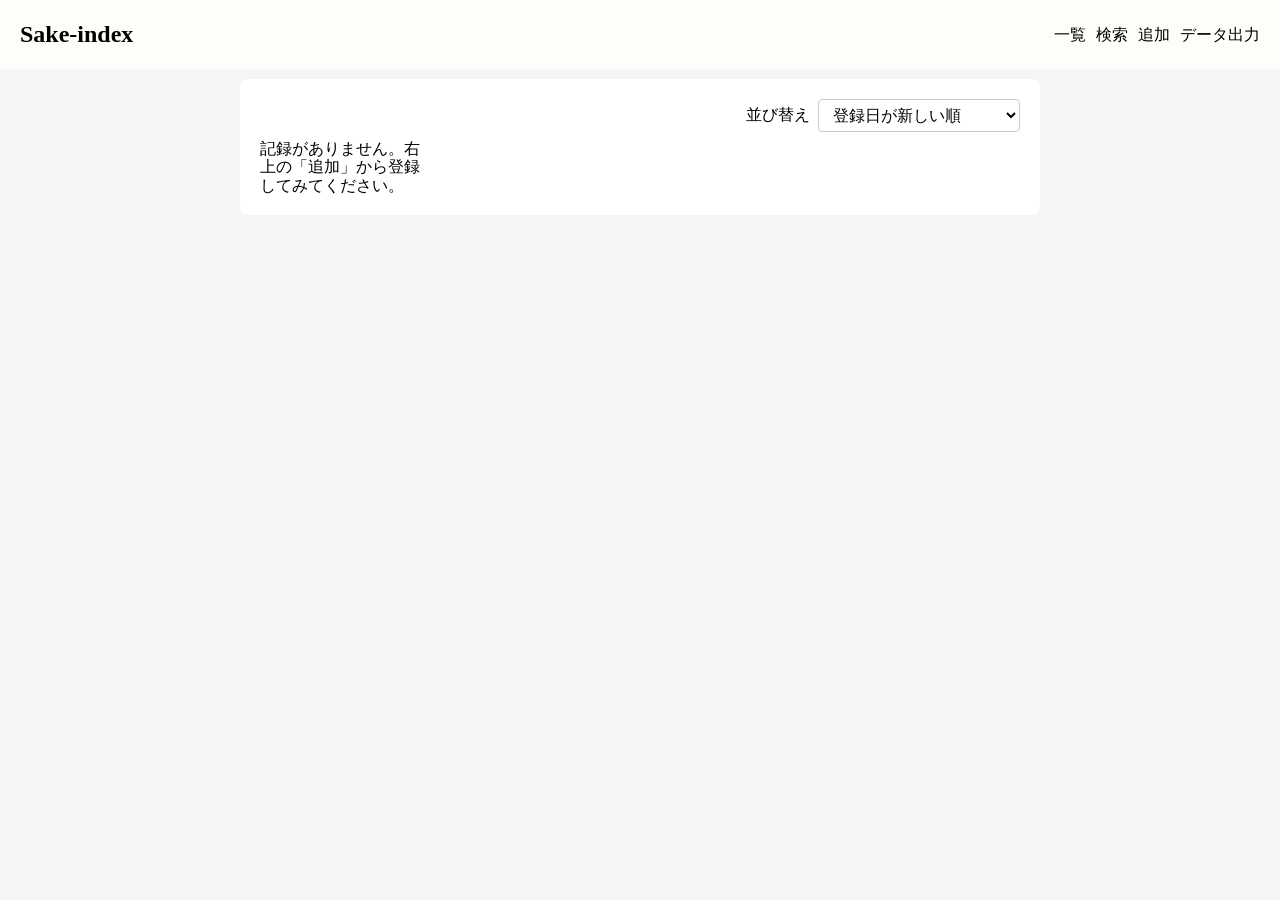
<file: index.html>
<!DOCTYPE html>
<html lang="ja">
    <head>
        <meta charset="UTF-8">
        <meta name="viewport" content="width=device-width, initial-scale=1.0">
        <title>sake-index</title>

        <link rel="stylesheet" href="css/index.css">
    </head>
    <body>
        <nav>
            <h1><a href="index.html" class="logo">Sake-index</a></h1>
            <ul class="menu">
                <li><a id="indexMenuBtn">一覧</a></li>
                <li><a id="searchMenuBtn">検索</a></li>
                <li><a id="registerMenuBtn">追加</a></li>
                <li><a id="exportMenuBtn">データ出力</a></li>
            </ul>
        </nav>
        <main>
            <div class="container">
                <!-- <h1>一覧</h1> -->
                <div class="button-group">
                    <div class="sort-select">
                        <label for="sortOrder">並び替え</label>
                        <select id="sortOrder" name="sortOrder">
                            <option value="createdAt-desc" selected>登録日が新しい順</option>
                            <option value="createdAt-asc">登録日が古い順</option>
                            <option value="name-asc">酒名昇順</option>
                            <option value="name-desc">酒名降順</option>
                            <option value="rating-desc">お気に入り度が高い順</option>
                            <option value="rating-asc">お気に入り度が低い順</option>
                        </select>                        
                    </div>
                    <div class="list-header">
                        <button type="button" id="clearFilterBtn" class="clear-filter" hidden>絞り込みを解除</button>
                        <p id="resultCount" class="result-count"></p>
                    </div>
                </div>
                <div class="card-list">
                    <!--ここにindex.jsで生成したhtmlが入る-->
                </div>
            </div>
        </main>
        <script type="module" src="js/index.js"></script>
    </body>
</html>
</file>
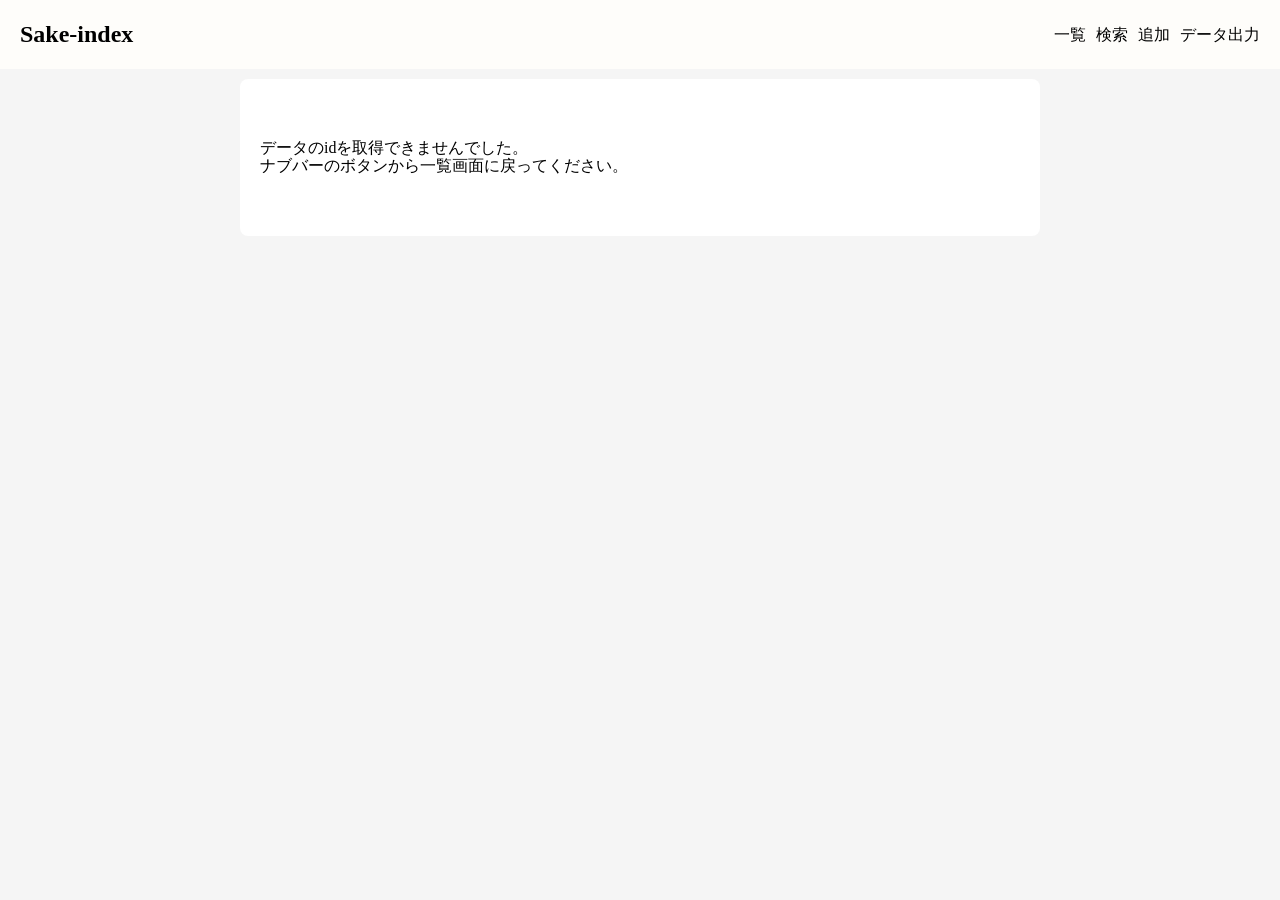
<file: detail.html>
<!DOCTYPE html>
<html lang="ja">
    <head>
        <meta charset="UTF-8">
        <meta name="viewport" content="width=device-width, initial-scale=1.0">
        <title>閲覧/編集</title>

        <link rel="stylesheet" href="css/detail.css">
    </head>
    <body>
        <nav>
            <h1><a href="index.html" class="logo">Sake-index</a></h1>
            <ul class="menu">
                <li><a id="indexMenuBtn">一覧</a></li>
                <li><a id="searchMenuBtn">検索</a></li>
                <li><a id="registerMenuBtn">追加</a></li>
                <li><a id="exportMenuBtn">データ出力</a></li>
            </ul>
        </nav>
        <main>
          <div class="container">
            <div id="detail">
                <a id="backToList" class="view-mode">一覧に戻る</a>
                <a id="cancelEditBtn" class="edit-mode">編集キャンセル</a>
                <h1 class="view-mode mode-title">閲覧</h1>
                <h1 class="edit-mode mode-title">編集</h1>
                <!-- <div id="detail"> -->
                <form action="" method="post" id="editForm">
                    <div class="form-group">
                        <label for="name">酒名<span class="required edit-mode">必須</span></label>
                        <div class="view-mode" id="nameText"></div>
                        <input type="text" id= "name" name="name" placeholder="例：獺祭　純米吟醸" required maxlength="50" class="edit-mode">
                    </div>
                    <div class="form-group">
                        <label>お気に入り度</label>
                        <div class="view-mode view-rating" id="ratingText">
                            <!--javascriptでここに閲覧用の★★★★★を入れる-->
                        </div>
                        <div class="edit-mode"><!--編集モードOFFのとき表示（display:block）-->
                            <div class="rating"><!--この中はdisplay:inline-flexで維持-->
                                <input type="radio" id="star5" name="rating" value="5">
                                <label for="star5">★</label>
                                <input type="radio" id="star4" name="rating" value="4">
                                <label for="star4">★</label>
                                <input type="radio" id="star3" name="rating" value="3">
                                <label for="star3">★</label>
                                <input type="radio" id="star2" name="rating" value="2">
                                <label for="star2">★</label>
                                <input type="radio" id="star1" name="rating" value="1">
                                <label for="star1">★</label>
                            </div>
                        </div>
                    </div>
                    <div class="form-group">
                        <label for="drinkDate">飲んだ日付</label>
                        <div class="view-mode" id="drinkDateText"></div>
                        <!--↓Javascriptで現在日付を取得すれば初期値に設定できる。-->
                        <input type="date" id="drinkDate" name="drinkDate" placeholder="yyyy/mm/dd" class="edit-mode">
                    </div>
                    <div class="form-group">
                        <label>甘口/辛口</label>
                        <div class="view-mode" id="sweetnessText"></div>
                        <div class="radioOptions edit-mode">
                            <div class="radioOption">
                                <input type="radio" id="sweetnessChoice1" name="sweetness" value="-2"/>
                                <label for="sweetnessChoice1">甘い</label>
                            </div>
                            <div class="radioOption">
                                <input type="radio" id="sweetnessChoice2" name="sweetness" value="-1"/>
                                <label for="sweetnessChoice2">やや甘い</label>
                            </div>
                            <div class="radioOption">
                                <input type="radio" id="sweetnessChoice3" name="sweetness" value="0"/>
                                <label for="sweetnessChoice3">中間</label>
                            </div>
                            <div class="radioOption">
                                <input type="radio" id="sweetnessChoice4" name="sweetness" value="1"/>
                                <label for="sweetnessChoice4">やや辛い</label>
                            </div>
                            <div class="radioOption">
                                <input type="radio" id="sweetnessChoice5" name="sweetness" value="2"/>
                                <label for="sweetnessChoice5">辛い</label>
                            </div>
                        </div>
                    </div>
                    <div class="form-group">
                        <label>酸味</label>
                        <div class="view-mode" id="acidityText"></div>
                        <div class="radioOptions edit-mode">
                            <div class="radioOption">
                                <input type="radio" id="acidityChoice1" name="acidity" value="0"/>
                                <label for="acidityChoice1">なし</label>
                            </div>
                            <div class="radioOption">
                                <input type="radio" id="acidityChoice2" name="acidity" value="1"/>
                                <label for="acidityChoice2">やや酸味あり</label>
                            </div>
                            <div class="radioOption">
                                <input type="radio" id="acidityChoice3" name="acidity" value="2"/>
                                <label for="acidityChoice3">酸味あり</label>
                            </div>
                        </div>
                    </div>
                    <div class="form-group">
                        <label>味の印象</label>
                        <div class="view-mode" id="umamiText"></div>
                        <div class="radioOptions edit-mode">
                            <div class="radioOption">
                                <input type="radio" id="umamiChoice1" name="umami" value="-2"/>
                                <label for="umamiChoice1">すっきり</label>
                            </div>
                            <div class="radioOption">
                                <input type="radio" id="umamiChoice2" name="umami" value="-1"/>
                                <label for="umamiChoice2">ややすっきり</label>
                            </div>
                            <div class="radioOption">
                                <input type="radio" id="umamiChoice3" name="umami" value="0"/>
                                <label for="umamiChoice3">中間</label>
                            </div>
                            <div class="radioOption">
                                <input type="radio" id="umamiChoice4" name="umami" value="1"/>
                                <label for="umamiChoice4">やや旨みあり</label>
                            </div>
                            <div class="radioOption">
                                <input type="radio" id="umamiChoice5" name="umami" value="2"/>
                                <label for="umamiChoice5">旨みが強い</label>
                            </div>
                        </div>
                    </div>
                    <div class="form-group">
                        <label>飲み口</label>
                        <div class="view-mode" id="bodyLevelText"></div>
                        <div class="radioOptions edit-mode">
                            <div class="radioOption">
                                <input type="radio" id="bodyLevelChoice1" name="bodyLevel" value="-2"/>
                                <label for="bodyLevelChoice1">軽い</label>
                            </div>
                            <div class="radioOption">
                                <input type="radio" id="bodyLevelChoice2" name="bodyLevel" value="-1"/>
                                <label for="bodyLevelChoice2">やや軽い</label>
                            </div>
                            <div class="radioOption">
                                <input type="radio" id="bodyLevelChoice3" name="bodyLevel" value="0"/>
                                <label for="bodyLevelChoice3">中間</label>
                            </div>
                            <div class="radioOption">
                                <input type="radio" id="bodyLevelChoice4" name="bodyLevel" value="1"/>
                                <label for="bodyLevelChoice4">やや重い</label>
                            </div>
                            <div class="radioOption">
                                <input type="radio" id="bodyLevelChoice5" name="bodyLevel" value="2"/>
                                <label for="bodyLevelChoice5">重い</label>
                            </div>
                        </div>
                    </div>
                    <div class="form-group">
                        <label>香りの華やかさ</label>
                        <div class="view-mode" id="aromaText"></div>
                        <div class="radioOptions edit-mode">
                            <div class="radioOption">
                                <input type="radio" id="aromaChoice1" name="aroma" value="0"/>
                                <label for="aromaChoice1">穏やか</label>
                            </div>
                            <div class="radioOption">
                                <input type="radio" id="aromaChoice2" name="aroma" value="1"/>
                                <label for="aromaChoice2">やや華やか</label>
                            </div>
                            <div class="radioOption">
                                <input type="radio" id="aromaChoice3" name="aroma" value="2"/>
                                <label for="aromaChoice3">華やか</label>
                            </div>
                        </div>
                    </div>
                    <div class="form-group">
                        <label>また飲みたいか</label>
                        <div class="view-mode" id="repeatabilityText"></div>
                        <div class="radioOptions edit-mode">
                            <div class="radioOption">
                                <input type="radio" id="repeatabilityChoice1" name="repeatability" value="1"/>
                                <label for="repeatabilityChoice1">また飲みたい</label>
                            </div>
                            <div class="radioOption">
                                <input type="radio" id="repeatabilityChoice2" name="repeatability" value="0"/>
                                <label for="repeatabilityChoice2">普通</label>
                            </div>
                            <div class="radioOption">
                                <input type="radio" id="repeatabilityChoice3" name="repeatability" value="-1"/>
                                <label for="repeatabilityChoice3">あまり好みではない</label>
                            </div>
                        </div>
                    </div>
                    <div class="form-group">
                        <label for="memo">一行メモ</label>
                        <div class="view-mode" id="memoText"></div>
                        <input type="text" id="memo" name="memo" maxlength="50" placeholder="例：辛口で冷酒向き" class="edit-mode">
                    </div>
                    <div class="form-group">
                        <label for="tags">タグ（カンマ区切り）</label>
                        <div class="view-mode" id="tagsText"></div>
                        <input type="text" id="tags" name="tags" placeholder="例：酸味, 食中酒, 山田錦" class="edit-mode">
                    </div>
                    <div class="form-group">
                        <label for="notes">備考</label>
                        <div class="view-mode" id="notesText"></div>
                        <textarea id="notes" name="notes" maxlength="200" rows="5" placeholder="その他特徴、飲んだ場面など" class="edit-mode"></textarea>
                    </div>
                    <div id="imageSection">
                        <div class="image-preview-wrap" id="imagePreviewWrap" hidden>
                            <img id="imagePreview" alt="添付画像" hidden>
                        </div>
                        
                        <div class="edit-mode hidden" id="imageEditControls">
                            <div class="image-edit-row">
                                <div class="icon-explain">
                                    <p>写真を添付（1枚のみ）</p>
                                </div>
                                <button type="button" id="imageSelectBtn" class="icon-btn" aria-label="画像を選択">
                                    <img src="images/photo-icon.png" class="icon-img">
                                </button>
                                <input type="file" id="image" accept="image/*" hidden>
                                <button type="button" id="imageDeleteBtn" class="icon-btn" aria-label="画像を削除">
                                    <img src="images/trash-icon.png" alt="画像を削除" class="icon-img">
                                </button>
                            </div>
                        </div>
                    </div>
                    <div id="imageModal" class="image-modal hidden">
                        <button type="button" id="imageModalClose" class="image-modal-close" aria-label="閉じる">×</button>
                        <img id="imageModalPreview" alt="拡大画像">
                    </div>
    
                    <button type="button" id="editBtn" class="view-mode">編集</button>
                    <button type="submit" id="updateBtn" class="edit-mode">更新</button>
                    <button type="button" id="deleteBtn" class="edit-mode">削除</button>
                </form>
            </div>
          </div>
      </main>
        <script type="module" src="js/detail.js"></script>
    </body>
</html>
</file>
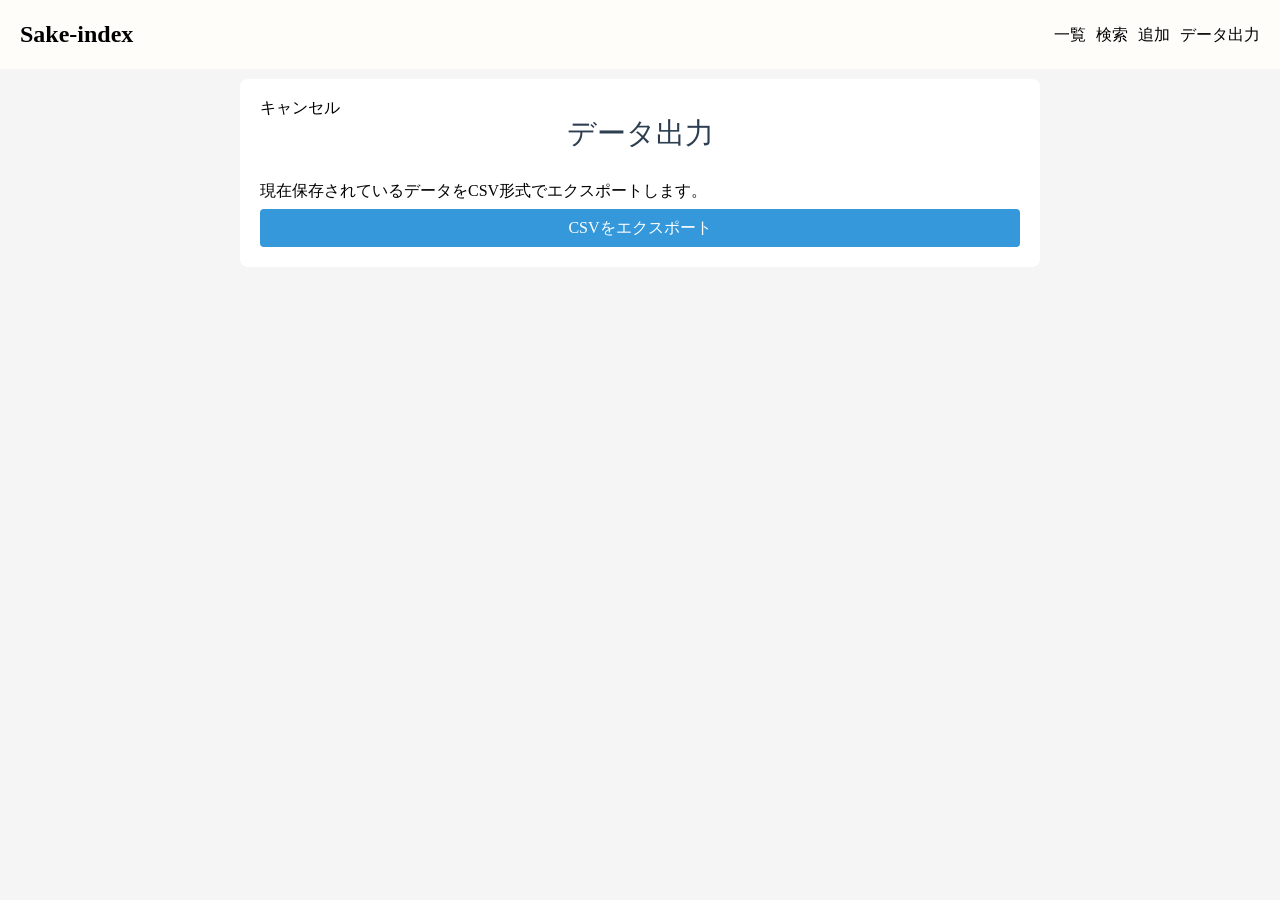
<file: export.html>
<!DOCTYPE html>
<html lang="ja">
    <head>
        <meta charset="UTF-8">
        <meta name="viewport" content="width=device-width, initial-scale=1.0">
        <title>データ出力</title>

        <link rel="stylesheet" href="css/export.css">
    </head>
    <body>
        <nav>
            <h1><a href="index.html" class="logo">Sake-index</a></h1>
            <ul class="menu">
                <li><a id="indexMenuBtn">一覧</a></li>
                <li><a id="searchMenuBtn">検索</a></li>
                <li><a id="registerMenuBtn">追加</a></li>
                <li><a id="exportMenuBtn">データ出力</a></li>
            </ul>
        </nav>
        <main>
            <div class="container">
                <a id="backToList">キャンセル</a>
                <h1>データ出力</h1>
                <p>現在保存されているデータをCSV形式でエクスポートします。</p>
                <div>
                    <button id="exportCsvBtn" type="button">CSVをエクスポート</button>
                </div>
                <p id="exportMessage" class="message"></p>
            </div>
        </main>
        <script type="module" src="js/export.js"></script>
    </body>
</html>
</file>
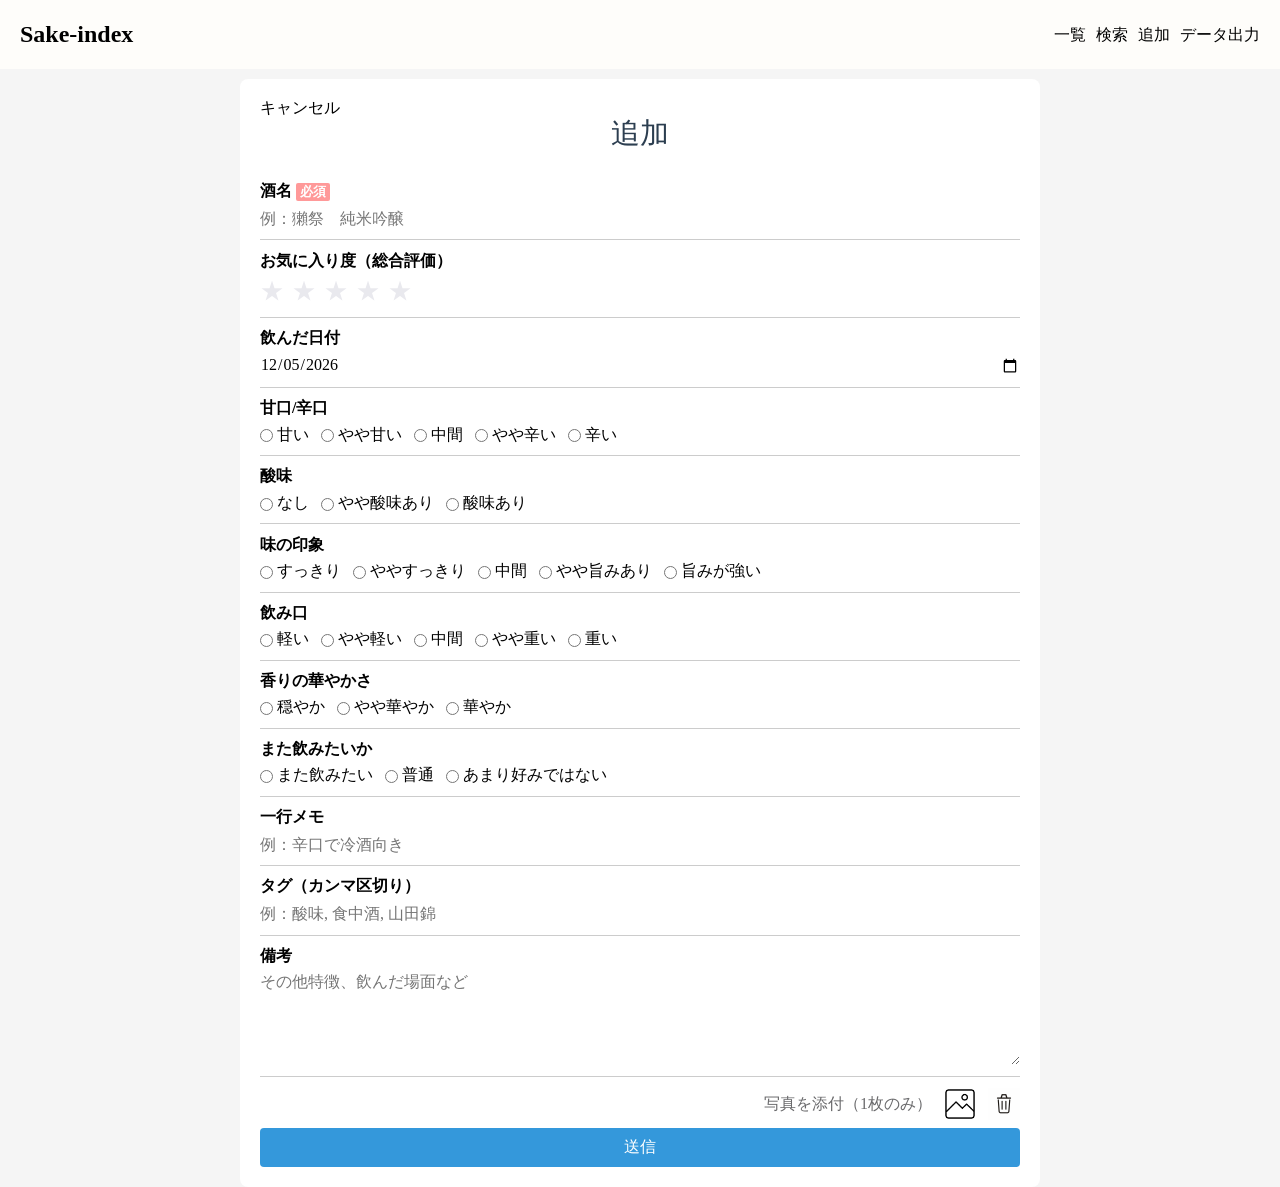
<file: register.html>
<!DOCTYPE html>
<html lang="ja">
    <head>
        <meta charset="UTF-8">
        <meta name="viewport" content="width=device-width, initial-scale=1.0">
        <title>登録フォーム</title>

        <link rel="stylesheet" href="css/register.css">
    </head>
    <body>
        <nav>
            <h1><a href="index.html" class="logo">Sake-index</a></h1>
            <ul class="menu">
                <li><a id="indexMenuBtn">一覧</a></li>
                <li><a id="searchMenuBtn">検索</a></li>
                <li><a id="registerMenuBtn">追加</a></li>
                <li><a id="exportMenuBtn">データ出力</a></li>
            </ul>
        </nav>
        <main>
            <div class="container">
                <a href="index.html" id="backToList" >キャンセル</a>
                <h1>追加</h1>
                <form action="" method="post">
                    <div class="form-group">
                        <label for="name">酒名<span class="required">必須</span></label>
                        <input type="text" id= "name" name="name" placeholder="例：獺祭　純米吟醸" required maxlength="50">
                    </div>
                    <div class="form-group">
                        <label>お気に入り度（総合評価）</label>
                        <div class="rating">
                            <input type="radio" id="star5" name="rating" value="5">
                            <label for="star5">★</label>
                            <input type="radio" id="star4" name="rating" value="4">
                            <label for="star4">★</label>
                            <input type="radio" id="star3" name="rating" value="3">
                            <label for="star3">★</label>
                            <input type="radio" id="star2" name="rating" value="2">
                            <label for="star2">★</label>
                            <input type="radio" id="star1" name="rating" value="1">
                            <label for="star1">★</label>
                        </div>
                    </div>
                    <div class="form-group">
                        <label for="drinkDate">飲んだ日付</label>
                        <!--↓Javascriptで現在日付を取得すれば初期値に設定できる。-->
                        <input type="date" id="drinkDate" name="drinkDate" placeholder="yyyy/mm/dd">
                    </div>
                    <div class="form-group">
                        <label>甘口/辛口</label>
                        <div class="radioOptions">
                            <div class="radioOption">
                                <input type="radio" id="sweetnessChoice1" name="sweetness" value="-2"/>
                                <label for="sweetnessChoice1">甘い</label>
                            </div>
                            <div class="radioOption">
                                <input type="radio" id="sweetnessChoice2" name="sweetness" value="-1"/>
                                <label for="sweetnessChoice2">やや甘い</label>
                            </div>
                            <div class="radioOption">
                                <input type="radio" id="sweetnessChoice3" name="sweetness" value="0"/>
                                <label for="sweetnessChoice3">中間</label>
                            </div>
                            <div class="radioOption">
                                <input type="radio" id="sweetnessChoice4" name="sweetness" value="1"/>
                                <label for="sweetnessChoice4">やや辛い</label>
                            </div>
                            <div class="radioOption">
                                <input type="radio" id="sweetnessChoice5" name="sweetness" value="2"/>
                                <label for="sweetnessChoice5">辛い</label>
                            </div>
                        </div>
                    </div>
                    <div class="form-group">
                        <label>酸味</label>
                        <div class="radioOptions">
                            <div class="radioOption">
                                <input type="radio" id="acidityChoice1" name="acidity" value="0"/>
                                <label for="acidityChoice1">なし</label>
                            </div>
                            <div class="radioOption">
                                <input type="radio" id="acidityChoice2" name="acidity" value="1"/>
                                <label for="acidityChoice2">やや酸味あり</label>
                            </div>
                            <div class="radioOption">
                                <input type="radio" id="acidityChoice3" name="acidity" value="2"/>
                                <label for="acidityChoice3">酸味あり</label>
                            </div>
                        </div>
                    </div>
                    <div class="form-group">
                        <label>味の印象</label>
                        <div class="radioOptions">
                            <div class="radioOption">
                                <input type="radio" id="umamiChoice1" name="umami" value="-2"/>
                                <label for="umamiChoice1">すっきり</label>
                            </div>
                            <div class="radioOption">
                                <input type="radio" id="umamiChoice2" name="umami" value="-1"/>
                                <label for="umamiChoice2">ややすっきり</label>
                            </div>
                            <div class="radioOption">
                                <input type="radio" id="umamiChoice3" name="umami" value="0"/>
                                <label for="umamiChoice3">中間</label>
                            </div>
                            <div class="radioOption">
                                <input type="radio" id="umamiChoice4" name="umami" value="1"/>
                                <label for="umamiChoice4">やや旨みあり</label>
                            </div>
                            <div class="radioOption">
                                <input type="radio" id="umamiChoice5" name="umami" value="2"/>
                                <label for="umamiChoice5">旨みが強い</label>
                            </div>
                        </div>
                    </div>
                    <div class="form-group">
                        <label>飲み口</label>
                        <div class="radioOptions">
                            <div class="radioOption">
                                <input type="radio" id="bodyLevelChoice1" name="bodyLevel" value="-2"/>
                                <label for="bodyLevelChoice1">軽い</label>
                            </div>
                            <div class="radioOption">
                                <input type="radio" id="bodyLevelChoice2" name="bodyLevel" value="-1"/>
                                <label for="bodyLevelChoice2">やや軽い</label>
                            </div>
                            <div class="radioOption">
                                <input type="radio" id="bodyLevelChoice3" name="bodyLevel" value="0"/>
                                <label for="bodyLevelChoice3">中間</label>
                            </div>
                            <div class="radioOption">
                                <input type="radio" id="bodyLevelChoice4" name="bodyLevel" value="1"/>
                                <label for="bodyLevelChoice4">やや重い</label>
                            </div>
                            <div class="radioOption">
                                <input type="radio" id="bodyLevelChoice5" name="bodyLevel" value="2"/>
                                <label for="bodyLevelChoice5">重い</label>
                            </div>
                        </div>
                    </div>
                    <div class="form-group">
                        <label>香りの華やかさ</label>
                        <div class="radioOptions">
                            <div class="radioOption">
                                <input type="radio" id="aromaChoice1" name="aroma" value="0"/>
                                <label for="aromaChoice1">穏やか</label>
                            </div>
                            <div class="radioOption">
                                <input type="radio" id="aromaChoice2" name="aroma" value="1"/>
                                <label for="aromaChoice2">やや華やか</label>
                            </div>
                            <div class="radioOption">
                                <input type="radio" id="aromaChoice3" name="aroma" value="2"/>
                                <label for="aromaChoice3">華やか</label>
                            </div>
                        </div>
                    </div>
                    <div class="form-group">
                        <label>また飲みたいか</label>
                        <div class="radioOptions">
                            <div class="radioOption">
                                <input type="radio" id="repeatabilityChoice1" name="repeatability" value="1"/>
                                <label for="repeatabilityChoice1">また飲みたい</label>
                            </div>
                            <div class="radioOption">
                                <input type="radio" id="repeatabilityChoice2" name="repeatability" value="0"/>
                                <label for="repeatabilityChoice2">普通</label>
                            </div>
                            <div class="radioOption">
                                <input type="radio" id="repeatabilityChoice3" name="repeatability" value="-1"/>
                                <label for="repeatabilityChoice3">あまり好みではない</label>
                            </div>
                        </div>
                    </div>
                    <div class="form-group">
                        <label for="memo">一行メモ</label>
                        <input type="text" id="memo" name="memo" maxlength="50" placeholder="例：辛口で冷酒向き">
                    </div>
                    <div class="form-group">
                        <label for="tags">タグ（カンマ区切り）</label>
                        <input type="text" id="tags" name="tags" placeholder="例：酸味, 食中酒, 山田錦">
                    </div>
                    <div class="form-group">
                        <label for="notes">備考</label>
                        <textarea id="notes" name="notes" maxlength="200" rows="5" placeholder="その他特徴、飲んだ場面など"></textarea>
                    </div>
                    <div id="imageSection">
                        <div class="image-preview-wrap" id="imagePreviewWrap" hidden>
                            <img id="imagePreview" alt="添付画像" hidden>
                        </div>
                        
                        <div class="edit-mode" id="imageEditControls">
                            <div class="image-edit-row">
                            <div class="icon-explain">
                                <p>写真を添付（1枚のみ）</p>
                            </div>
                            <button type="button" id="imageSelectBtn" class="icon-btn" aria-label="画像を選択">
                                <img src="images/photo-icon.png" class="icon-img">
                            </button>
                            <input type="file" id="image" accept="image/*" hidden>
                            <button type="button" id="imageDeleteBtn" class="icon-btn" aria-label="画像を削除">
                                <img src="images/trash-icon.png" alt="画像を削除" class="icon-img">
                            </button>
                            </div>
                        </div>
                    </div>
                    <div id="imageModal" class="image-modal hidden">
                        <button type="button" id="imageModalClose" class="image-modal-close" aria-label="閉じる">×</button>
                        <img id="imageModalPreview" alt="拡大画像">
                    </div>
                    <button type="submit">送信</button>
                </form>
            </div>
        </main>
        <!--JavaScriptを読み込ませるための記述-->
        <script type="module" src="js/register.js"></script>
    </body>
</html>
</file>
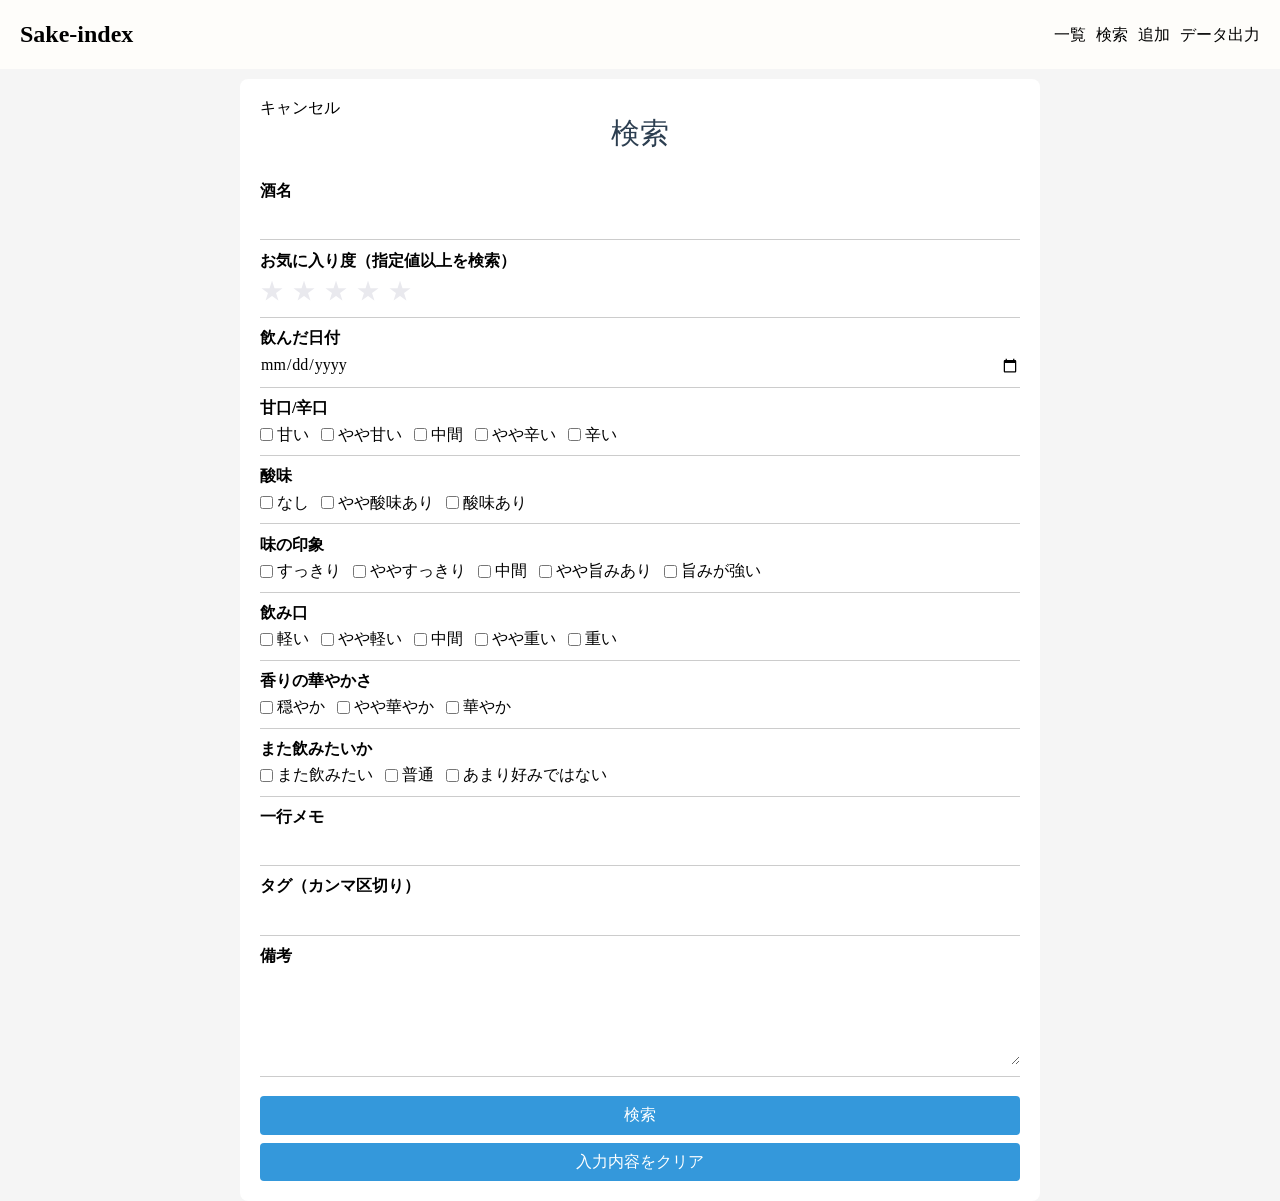
<file: search.html>
<!DOCTYPE html>
<html lang="ja">
    <head>
        <meta charset="UTF-8">
        <meta name="viewport" content="width=device-width, initial-scale=1.0">
        <title>検索</title>

        <link rel="stylesheet" href="css/search.css">
    </head>
    <body>
        <nav>
            <h1><a href="index.html" class="logo">Sake-index</a></h1>
            <ul class="menu">
                <li><a id="indexMenuBtn">一覧</a></li>
                <li><a id="searchMenuBtn">検索</a></li>
                <li><a id="registerMenuBtn">追加</a></li>
                <li><a id="exportMenuBtn">データ出力</a></li>
            </ul>
        </nav>
        <main>
            <div class="container">
                <a id="backToList" href="index.html">キャンセル</a>
                <h1>検索</h1>
                <form id="searchForm">
                    <div class="form-group">
                        <label for="name">酒名</label>
                        <input type="text" id= "name" name="name">
                    </div>
                    <div class="form-group">
                        <label>お気に入り度（指定値以上を検索）</label>
                        <div class="rating">
                            <input type="radio" id="star5" name="rating" value="5">
                            <label for="star5">★</label>
                            <input type="radio" id="star4" name="rating" value="4">
                            <label for="star4">★</label>
                            <input type="radio" id="star3" name="rating" value="3">
                            <label for="star3">★</label>
                            <input type="radio" id="star2" name="rating" value="2">
                            <label for="star2">★</label>
                            <input type="radio" id="star1" name="rating" value="1">
                            <label for="star1">★</label>
                        </div>
                    </div>
                    <div class="form-group">
                        <label for="drinkDate">飲んだ日付</label>
                        <input type="date" id="drinkDate" name="drinkDate" placeholder="yyyy/mm/dd">
                    </div>
                    <div class="form-group">
                        <label>甘口/辛口</label>
                        <div class="checkboxOptions">
                            <div class="checkboxOption">
                                <input type="checkbox" id="sweetnessChoice1" name="sweetness" value="-2" />
                                <label for="sweetnessChoice1">甘い</label>
                            </div>
                            <div class="checkboxOption">
                                <input type="checkbox" id="sweetnessChoice2" name="sweetness" value="-1" />
                                <label for="sweetnessChoice2">やや甘い</label>
                            </div>
                            <div class="checkboxOption">
                                <input type="checkbox" id="sweetnessChoice3" name="sweetness" value="0" />
                                <label for="sweetnessChoice3">中間</label>
                            </div>
                            <div class="checkboxOption">
                                <input type="checkbox" id="sweetnessChoice4" name="sweetness" value="1" />
                                <label for="sweetnessChoice4">やや辛い</label>
                            </div>
                            <div class="checkboxOption">
                                <input type="checkbox" id="sweetnessChoice5" name="sweetness" value="2" />
                                <label for="sweetnessChoice5">辛い</label>
                            </div>
                        </div>
                    </div>
                    <div class="form-group">
                        <label>酸味</label>
                        <div class="checkboxOptions">
                            <div class="checkboxOption">
                                <input type="checkbox" id="acidityChoice1" name="acidity" value="0" />
                                <label for="acidityChoice1">なし</label>
                            </div>
                            <div class="checkboxOption">
                                <input type="checkbox" id="acidityChoice2" name="acidity" value="1" />
                                <label for="acidityChoice2">やや酸味あり</label>
                            </div>
                            <div class="checkboxOption">
                                <input type="checkbox" id="acidityChoice3" name="acidity" value="2" />
                                <label for="acidityChoice3">酸味あり</label>
                            </div>
                        </div>
                    </div>
                    <div class="form-group">
                        <label>味の印象</label>
                        <div class="checkboxOptions">
                            <div class="checkboxOption">
                                <input type="checkbox" id="umamiChoice1" name="umami" value="-2" />
                                <label for="umamiChoice1">すっきり</label>
                            </div>
                            <div class="checkboxOption">
                                <input type="checkbox" id="umamiChoice2" name="umami" value="-1" />
                                <label for="umamiChoice2">ややすっきり</label>
                            </div>
                            <div class="checkboxOption">
                                <input type="checkbox" id="umamiChoice3" name="umami" value="0" />
                                <label for="umamiChoice3">中間</label>
                            </div>
                            <div class="checkboxOption">
                                <input type="checkbox" id="umamiChoice4" name="umami" value="1" />
                                <label for="umamiChoice4">やや旨みあり</label>
                            </div>
                            <div class="checkboxOption">
                                <input type="checkbox" id="umamiChoice5" name="umami" value="2" />
                                <label for="umamiChoice5">旨みが強い</label>
                            </div>
                        </div>
                    </div>
                    <div class="form-group">
                        <label>飲み口</label>
                        <div class="checkboxOptions">
                            <div class="checkboxOption">
                                <input type="checkbox" id="bodyLevelChoice1" name="bodyLevel" value="-2" />
                                <label for="bodyLevelChoice1">軽い</label>
                            </div>
                            <div class="checkboxOption">
                                <input type="checkbox" id="bodyLevelChoice2" name="bodyLevel" value="-1" />
                                <label for="bodyLevelChoice2">やや軽い</label>
                            </div>
                            <div class="checkboxOption">
                                <input type="checkbox" id="bodyLevelChoice3" name="bodyLevel" value="0" />
                                <label for="bodyLevelChoice3">中間</label>
                            </div>
                            <div class="checkboxOption">
                                <input type="checkbox" id="bodyLevelChoice4" name="bodyLevel" value="1" />
                                <label for="bodyLevelChoice4">やや重い</label>
                            </div>
                            <div class="checkboxOption">
                                <input type="checkbox" id="bodyLevelChoice5" name="bodyLevel" value="2" />
                                <label for="bodyLevelChoice5">重い</label>
                            </div>
                        </div>
                    </div>
                    <div class="form-group">
                        <label>香りの華やかさ</label>
                        <div class="checkboxOptions">
                            <div class="checkboxOption">
                                <input type="checkbox" id="aromaChoice1" name="aroma" value="0" />
                                <label for="aromaChoice1">穏やか</label>
                            </div>
                            <div class="checkboxOption">
                                <input type="checkbox" id="aromaChoice2" name="aroma" value="1" />
                                <label for="aromaChoice2">やや華やか</label>
                            </div>
                            <div class="checkboxOption">
                                <input type="checkbox" id="aromaChoice3" name="aroma" value="2" />
                                <label for="aromaChoice3">華やか</label>
                            </div>
                        </div>
                    </div>
                    <div class="form-group">
                        <label>また飲みたいか</label>
                        <div class="checkboxOptions">
                            <div class="checkboxOption">
                                <input type="checkbox" id="repeatabilityChoice1" name="repeatability" value="1" />
                                <label for="repeatabilityChoice1">また飲みたい</label>
                            </div>
                            <div class="checkboxOption">
                                <input type="checkbox" id="repeatabilityChoice2" name="repeatability" value="0" />
                                <label for="repeatabilityChoice2">普通</label>
                            </div>
                            <div class="checkboxOption">
                                <input type="checkbox" id="repeatabilityChoice3" name="repeatability" value="-1" />
                                <label for="repeatabilityChoice3">あまり好みではない</label>
                            </div>
                        </div>
                    </div>
                    <div class="form-group">
                        <label for="memo">一行メモ</label>
                        <input type="text" id="memo" name="memo">
                    </div>
                    <div class="form-group">
                        <label for="tags">タグ（カンマ区切り）</label>
                        <input type="text" id="tags" name="tags">
                    </div>
                    <div class="form-group">
                        <label for="notes">備考</label>
                        <textarea id="notes" name="notes" rows="5"></textarea>
                    </div>
    
                    <button type="submit">検索</button>
                    <button type="button" id="clearBtn">入力内容をクリア</button>
                </form>
            </div>
        </main>
        <script type="module" src="js/search.js"></script>
    </body>
</html>
</file>
<file: css/index.css>
/*ブラウザの標準CSSを打ち消すファイルを読み込む*/
@import url('master.css');

/*独自のCSSを記述*/
.list-header {
    display: flex;
    flex-direction: column;
    align-items: flex-end;
    margin-left: auto;
    gap: 8px;
}

.result-count {
    margin-top: 0;
    font-size: 14px;
    color: #555;
    text-align: right;
}

.card-list{
    display: grid;
    grid-template-columns: repeat(4, 1fr);
    gap: 20px;
}

@media (max-width: 1200px){
    .card-list{
        display: grid;
        grid-template-columns: repeat(3, 1fr);
        gap: 0;
    }
}

@media (max-width: 768px){
    .card-list{
        display: grid;
        grid-template-columns: 1fr;
        gap: 0;
    }

    .card{
        border-bottom: 1px solid #ccc;
        padding-top: 1em;
        padding-bottom: 1em;
    }
}

.card-rating{
    color: #ec9a3c;
}

.card-thumbnail{
    width: 100%;
    height: 0;
    padding-bottom: 56.25%;
    background-color: #ddd;
    border-radius: 12px;
    margin-bottom: 12px;
}

.button-group {
    display: block;
    margin-bottom: 0.5rem;
    justify-content: end;
}

.clear-filter {
    display: block;
}

.clear-filter[hidden] {  /*hiddenがTRUEのとき*/
    display: none;
}

.sort-select {
    display: flex;
    align-items: center;
    justify-content: end;
    gap: 8px;
}

.sort-select select {
    padding: 6px 10px;
    border: 1px solid #ccc;
    border-radius: 4px;
    background-color: #fff;
}

/* 画像のプレビューに対するスタイル */
.card-image-wrap {
    width: 100%;
    max-width: 80px;
    aspect-ratio: 1 / 1;
    margin-top: 8px;
    border-radius: 12px;
    overflow: hidden;
    background: #f3f3f3;
}

.card-image-preview {
    width: 100%;
    height: 100%;
    object-fit: cover;
    display: block;
    cursor: pointer;
}
</file>
<file: css/detail.css>
/*ブラウザの標準CSSを打ち消すファイル、navと基本的な画面構成を読み込む*/
@import url('master.css');

/*独自のCSS*/
@import url('register.css');

/*閲覧表示用の★★★★★に適用*/
.view-rating {
    display: inline-flex;
    gap: .5em;
    font-size: 24px;
}
  
.view-rating .star {
  color: #e9e9ee;
}

.view-rating .star.filled {
  color: #ec9a3c;
}

/* 要素の表示非表示を切り替えをclass="hidden"の付け外しで実装する */
.hidden {
  display: none !important;  /*!importantはこのCSSを他より優先してくださいという意味*/
}

/* id未指定、指定したidのデータがない場合のエラー文 */
.error-message {
  margin-top: 40px;
  margin-bottom: 40px;
}
</file>
<file: css/export.css>
/*ブラウザの標準CSSを打ち消すファイル、navと基本的な画面構成を読み込む*/
@import url('master.css');

/*独自のCSS*/
@import url('register.css')
</file>
<file: css/register.css>
/*ブラウザの標準CSSを打ち消すファイル、navと基本的な画面構成を読み込む*/
@import url('master.css');

/*独自のCSS*/
.form-group{
    margin-bottom: 0.7rem;
    padding-bottom: 0.7rem;
    border-bottom: 1px solid #ccc;
}

input[type="text"],
input[type="range"],
input[type="date"],
input[type="number"],
textarea{
    font-size: 16px;
    width: 100%;
}

.form-group > label{
    display: block;
    font-weight: bold;
    margin-bottom: .5rem;
}

.radioOption,
.checkboxOption label {
    display: inline;
    margin-bottom: 0;
    font-weight: normal;
}

button{
    background-color: #3498db;
    color: #fff;
    border: none;
    padding: 10px 20px;
    border-radius: 4px;
    cursor: pointer;
    font-size: 1rem;
    width: 100%;
    text-align: center;
    margin-top: .5rem;
}

button:hover{
    background-color: #2980b9;
    transition: background-color .3s;
}

.required{
    background-color: #f99;
    padding: 2px 4px;
    font-size: .8em;
    border-radius: 2px;
    margin-left: 4px;
    color: #fff;
}

.rating{
    border:0;
    padding:0;
    margin: 0;
    align-items: center;
    display:inline-flex;
    flex-direction:row-reverse;
    gap: .5em;
  }
  .rating input{ display:none; }      /* radioは見せない */
  .rating label{
    cursor:pointer;                   /* ★がクリックできる */
    font-size:24px;
    color:#e9e9ee;                    /* 未選択色 */
    user-select:none;
  }
  .rating input:checked ~ label{      /* 選択されている星まで塗る */
    color:#ec9a3c;
  }
  .rating label:hover,
  .rating label:hover ~ label{        /* ホバー時プレビュー */
    color:#ec9a3c;
  }

  /* 画像添付、画像削除ボタンを配置する塊に適用 */
.image-edit-row {
    display: flex;
    align-items: center;
    justify-content: flex-end; /* 右寄せ */
    gap: 12px;
    margin-top: 8px;
  }
  
  .icon-explain {
    font-size: 16px;
    color: #6a6a6c;
  }
  
  .icon-btn {
    padding: 0;
    margin: 0;
    width: auto;
    min-width: 0;
    border: none;
    background: transparent;
    cursor: pointer;
  }
  
  .icon-img {
    display: block;
    width: 32px;
    height: 32px;
    object-fit: contain;
  }
  
  /* 写真のプレビュー表示に適用 */
  .image-preview-wrap {
    width: 100%;
    max-width: 80px;
    aspect-ratio: 1 / 1;
    margin-top: 8px;
    border-radius: 12px;
    overflow: hidden;
    background: #f3f3f3;
  }
  
  #imagePreview {
    width: 100%;
    height: 100%;
    object-fit: cover;
    display: block;
    cursor: pointer;
  }
  
  /* 写真クリックで開くモーダルに適用 */
  .image-modal {
    position: fixed;
    inset: 0;
    background: rgba(0, 0, 0, 0.85);
    display: flex;
    align-items: center;
    justify-content: center;
    z-index: 1000;
  }
  
  .image-modal.hidden {
    display: none;
  }
  
  #imageModalPreview {
    max-width: 95vw;
    max-height: 90vh;
    object-fit: contain;
  }
  
  .image-modal-close {
    /* ×ボタンだけ右寄せにしたいので、register.cssでのbuttonに対する指定を上書きする */
    position: fixed;
    top: 16px;
    right: 16px;
    z-index: 1001;
  
    width: auto;
    min-width: 0;
    padding: 4px 8px;
    margin: 0;
  
    font-size: 28px;
    line-height: 1;
    background: transparent;
    color: #fff;
    border: none;
    border-radius: 0;
    cursor: pointer;
  }
</file>
<file: css/search.css>
/*ブラウザの標準CSSを打ち消すファイル、navと基本的な画面構成を読み込む*/
@import url('master.css');

/*独自のCSS*/
@import url('register.css')
</file>
